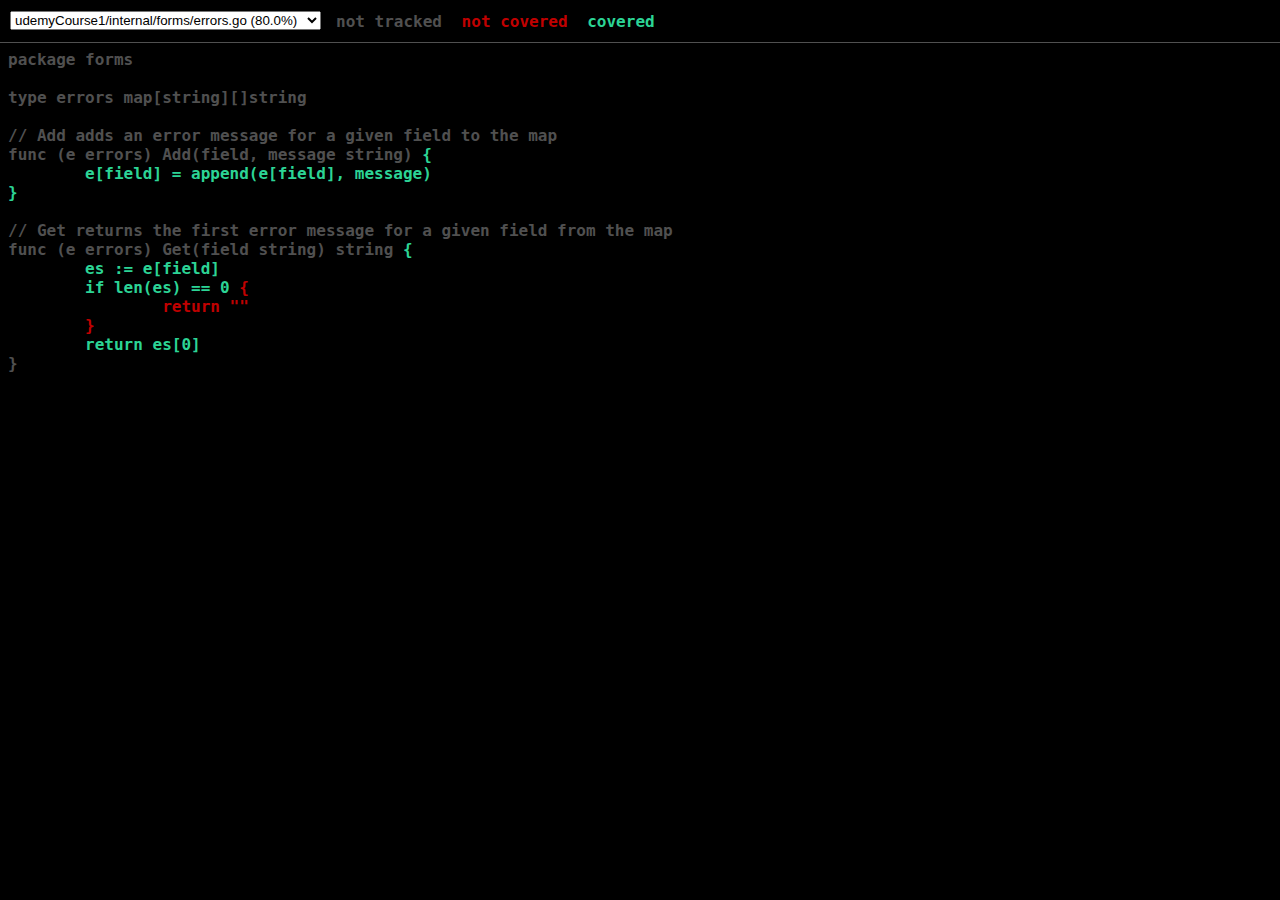
<file: coverage.html>
<!DOCTYPE html>
<html>
	<head>
		<meta http-equiv="Content-Type" content="text/html; charset=utf-8">
		<title>forms: Go Coverage Report</title>
		<style>
			body {
				background: black;
				color: rgb(80, 80, 80);
			}
			body, pre, #legend span {
				font-family: Menlo, monospace;
				font-weight: bold;
			}
			#topbar {
				background: black;
				position: fixed;
				top: 0; left: 0; right: 0;
				height: 42px;
				border-bottom: 1px solid rgb(80, 80, 80);
			}
			#content {
				margin-top: 50px;
			}
			#nav, #legend {
				float: left;
				margin-left: 10px;
			}
			#legend {
				margin-top: 12px;
			}
			#nav {
				margin-top: 10px;
			}
			#legend span {
				margin: 0 5px;
			}
			.cov0 { color: rgb(192, 0, 0) }
.cov1 { color: rgb(128, 128, 128) }
.cov2 { color: rgb(116, 140, 131) }
.cov3 { color: rgb(104, 152, 134) }
.cov4 { color: rgb(92, 164, 137) }
.cov5 { color: rgb(80, 176, 140) }
.cov6 { color: rgb(68, 188, 143) }
.cov7 { color: rgb(56, 200, 146) }
.cov8 { color: rgb(44, 212, 149) }
.cov9 { color: rgb(32, 224, 152) }
.cov10 { color: rgb(20, 236, 155) }

		</style>
	</head>
	<body>
		<div id="topbar">
			<div id="nav">
				<select id="files">
				
				<option value="file0">udemyCourse1/internal/forms/errors.go (80.0%)</option>
				
				<option value="file1">udemyCourse1/internal/forms/forms.go (100.0%)</option>
				
				</select>
			</div>
			<div id="legend">
				<span>not tracked</span>
			
				<span class="cov0">not covered</span>
				<span class="cov8">covered</span>
			
			</div>
		</div>
		<div id="content">
		
		<pre class="file" id="file0" style="display: none">package forms

type errors map[string][]string

// Add adds an error message for a given field to the map
func (e errors) Add(field, message string) <span class="cov8" title="1">{
        e[field] = append(e[field], message)
}</span>

// Get returns the first error message for a given field from the map
func (e errors) Get(field string) string <span class="cov8" title="1">{
        es := e[field]
        if len(es) == 0 </span><span class="cov0" title="0">{
                return ""
        }</span>
        <span class="cov8" title="1">return es[0]</span>
}</pre>
		
		<pre class="file" id="file1" style="display: none">package forms

import (
        "fmt"
        "net/url"
        "strings"

        "github.com/asaskevich/govalidator"
)

// Form creates a custom form struct, embeds a url.Values object
type Form struct {
        Errors errors
        url.Values
}

// Valid returns true if there are no errors, otherwise false
func (f *Form) Valid() bool <span class="cov8" title="1">{
        return len(f.Errors) == 0
}</span>

// New initializes a form structure
func New(data url.Values) *Form <span class="cov8" title="1">{
        return &amp;Form{
                Errors: make(errors),
                Values: data,
        }
}</span>

// Has checks if form field is in post and not empty
func (f *Form) Has(field string) bool <span class="cov8" title="1">{
        x := f.Get(field)
        if x == "" </span><span class="cov8" title="1">{
                f.Errors.Add(field, "This field cannot be blank")
                return false
        }</span>
        <span class="cov8" title="1">return true</span>
}

// Required checks if specific fields in form data are present and not blank
func (f *Form) Required(fields ...string) <span class="cov8" title="1">{
        for _, field := range fields </span><span class="cov8" title="1">{
                value := f.Get(field)
                if strings.TrimSpace(value) == "" </span><span class="cov8" title="1">{
                        f.Errors.Add(field, "This field cannot be blank")
                }</span>
        }
}

// MinLength checks for string minimum length
func (f *Form) MinLength(field string, length int) bool <span class="cov8" title="1">{
        if len(f.Get(field)) &lt; length </span><span class="cov8" title="1">{
                f.Errors.Add(field, fmt.Sprintf("This field is too short must be at least %d characters", length))
                return false
        }</span>
        <span class="cov8" title="1">return true</span>
}

// IsEmail checks for valid email address
func (f *Form) IsEmail(field string) bool <span class="cov8" title="1">{
        if !govalidator.IsEmail(f.Get(field)) </span><span class="cov8" title="1">{
                f.Errors.Add(field, "Invalid email address")
                return false
        }</span>
        <span class="cov8" title="1">return true</span>
}
</pre>
		
		</div>
	</body>
	<script>
	(function() {
		var files = document.getElementById('files');
		var visible;
		files.addEventListener('change', onChange, false);
		function select(part) {
			if (visible)
				visible.style.display = 'none';
			visible = document.getElementById(part);
			if (!visible)
				return;
			files.value = part;
			visible.style.display = 'block';
			location.hash = part;
		}
		function onChange() {
			select(files.value);
			window.scrollTo(0, 0);
		}
		if (location.hash != "") {
			select(location.hash.substr(1));
		}
		if (!visible) {
			select("file0");
		}
	})();
	</script>
</html>
</file>
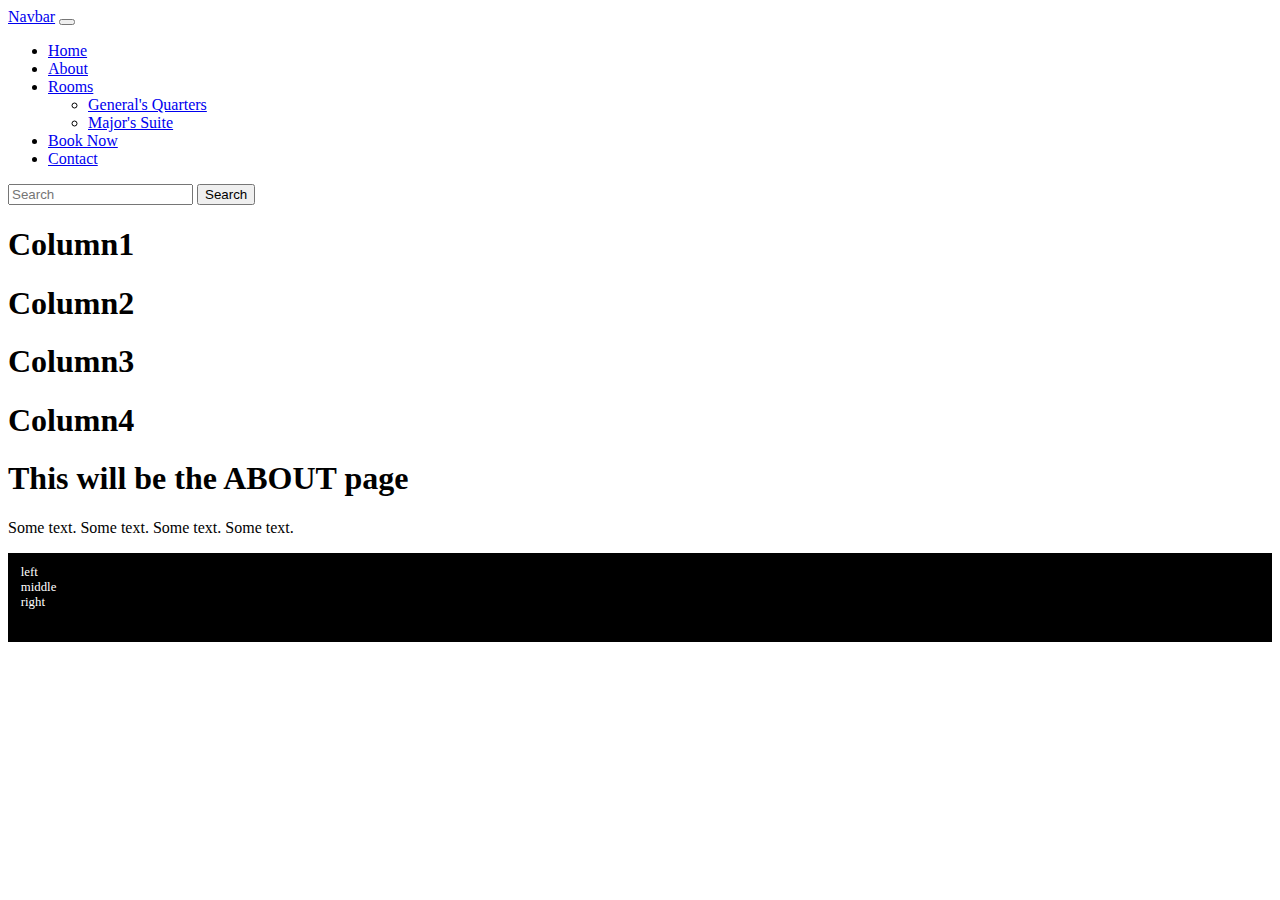
<file: static/about.html>
<!doctype html>
<html lang="en">
  <head>
    <meta charset="utf-8">
    <meta name="viewport" content="width=device-width, initial-scale=1">
    <title>Bootstrap demo</title>
    <link href="https://cdn.jsdelivr.net/npm/bootstrap@5.3.2/dist/css/bootstrap.min.css" rel="stylesheet" integrity="sha384-T3c6CoIi6uLrA9TneNEoa7RxnatzjcDSCmG1MXxSR1GAsXEV/Dwwykc2MPK8M2HN" crossorigin="anonymous">
  
    <style>
        .my-footer {
            height: 5em;
            padding: 1em;
            background-color: #000;
            color: #fff;
            margin-top: 1em;
            font-size: 80%;
        }
        .room-image {
            max-width: 50%;
            height: auto;
        }
    </style>
  
  </head>
  <body>

<nav class="navbar bg-dark border-bottom border-body" data-bs-theme="dark">
  <div class="container-fluid">
    <a class="navbar-brand" href="#">Navbar</a>
    <button class="navbar-toggler" type="button" data-bs-toggle="collapse" data-bs-target="#navbarSupportedContent" aria-controls="navbarSupportedContent" aria-expanded="false" aria-label="Toggle navigation">
      <span class="navbar-toggler-icon"></span>
    </button>
    <div class="collapse navbar-collapse" id="navbarSupportedContent">
      <ul class="navbar-nav me-auto mb-2 mb-lg-0">
        <li class="nav-item">
          <a class="nav-link active" aria-current="page" href="/index">Home</a>
        </li>
        <li class="nav-item">
          <a class="nav-link" href="/about">About</a>
        </li>
        <li class="nav-item dropdown">
          <a class="nav-link dropdown-toggle" href="#" role="button" data-bs-toggle="dropdown" aria-expanded="false">
            Rooms
          </a>
          <ul class="dropdown-menu">
            <li><a class="dropdown-item" href="/rooms/generals-quarters">General's Quarters</a></li>
            <li><a class="dropdown-item" href="/rooms/majors-suite">Major's Suite</a></li>
          </ul>
        </li>
        <li class="nav-item">
          <a class="nav-link active" aria-current="/reservation" href="/">Book Now</a>
        </li>
        <li class="nav-item">
          <a class="nav-link active" aria-current="/contact" href="/">Contact</a>
        </li>
      </ul>
      <form class="d-flex" role="search">
        <input class="form-control me-2" type="search" placeholder="Search" aria-label="Search">
        <button class="btn btn-outline-success" type="submit">Search</button>
      </form>
    </div>
  </div>
</nav>

    <div class="container">
        <div class="row">
            <div class="col">
                <h1> Column1 </h1>
            </div>
            <div class="col">
                <h1> Column2 </h1>
            </div>
            <div class="col">
                <h1> Column3 </h1>
            </div>
            <div class="col">
                <h1> Column4 </h1>
            </div>
        </div>

            <div class="col">
            <h1 class="text-center mt-4"> This will be the ABOUT page </h1>
            <p> Some text. Some text. Some text. Some text. </p>
            </div>
        </div>

    </div>
  </div>

    <div class="row my-footer">
        <div class="col">
        left
        </div>
        <div class="col">
        middle
        </div>
        <div class="col">
        right
        </div>
    </div>

    
    <script src="https://cdn.jsdelivr.net/npm/bootstrap@5.3.2/dist/js/bootstrap.bundle.min.js" integrity="sha384-C6RzsynM9kWDrMNeT87bh95OGNyZPhcTNXj1NW7RuBCsyN/o0jlpcV8Qyq46cDfL" crossorigin="anonymous"></script>
  </body>
</html>
</file>
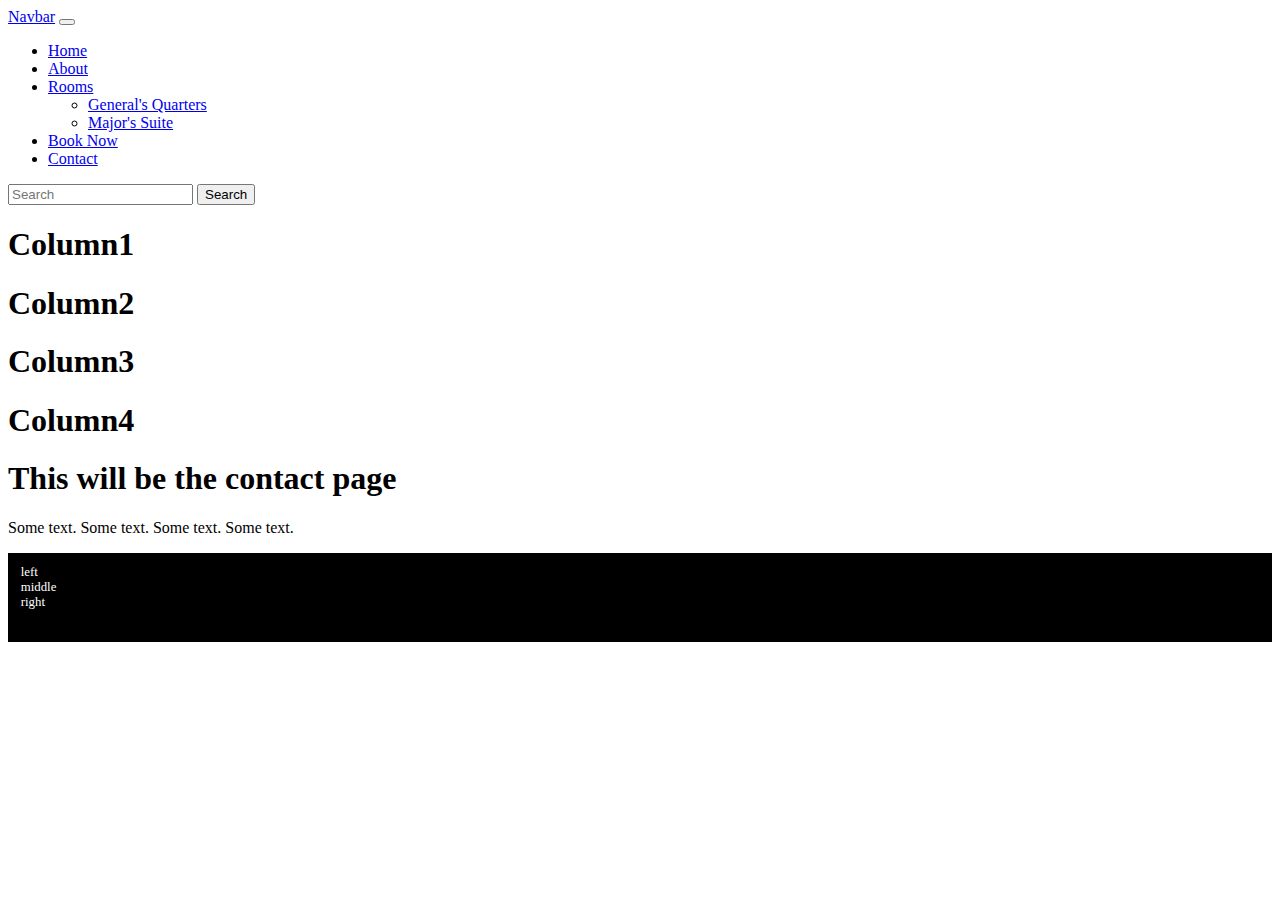
<file: static/contact.html>
<!doctype html>
<html lang="en">
  <head>
    <meta charset="utf-8">
    <meta name="viewport" content="width=device-width, initial-scale=1">
    <title>Bootstrap demo</title>
    <link href="https://cdn.jsdelivr.net/npm/bootstrap@5.3.2/dist/css/bootstrap.min.css" rel="stylesheet" integrity="sha384-T3c6CoIi6uLrA9TneNEoa7RxnatzjcDSCmG1MXxSR1GAsXEV/Dwwykc2MPK8M2HN" crossorigin="anonymous">
  
    <style>
        .my-footer {
            height: 5em;
            padding: 1em;
            background-color: #000;
            color: #fff;
            margin-top: 1em;
            font-size: 80%;
        }
        .room-image {
            max-width: 50%;
            height: auto;
        }
    </style>
  
  </head>
  <body>

<nav class="navbar bg-dark border-bottom border-body" data-bs-theme="dark">
  <div class="container-fluid">
    <a class="navbar-brand" href="#">Navbar</a>
    <button class="navbar-toggler" type="button" data-bs-toggle="collapse" data-bs-target="#navbarSupportedContent" aria-controls="navbarSupportedContent" aria-expanded="false" aria-label="Toggle navigation">
      <span class="navbar-toggler-icon"></span>
    </button>
    <div class="collapse navbar-collapse" id="navbarSupportedContent">
      <ul class="navbar-nav me-auto mb-2 mb-lg-0">
        <li class="nav-item">
          <a class="nav-link active" aria-current="page" href="/index">Home</a>
        </li>
        <li class="nav-item">
          <a class="nav-link" href="/about">About</a>
        </li>
        <li class="nav-item dropdown">
          <a class="nav-link dropdown-toggle" href="#" role="button" data-bs-toggle="dropdown" aria-expanded="false">
            Rooms
          </a>
          <ul class="dropdown-menu">
            <li><a class="dropdown-item" href="/rooms/generals-quarters">General's Quarters</a></li>
            <li><a class="dropdown-item" href="/rooms/majors-suite">Major's Suite</a></li>
          </ul>
        </li>
        <li class="nav-item">
          <a class="nav-link active" aria-current="/reservation" href="/">Book Now</a>
        </li>
        <li class="nav-item">
          <a class="nav-link active" aria-current="/contact" href="/">Contact</a>
        </li>
      </ul>
      <form class="d-flex" role="search">
        <input class="form-control me-2" type="search" placeholder="Search" aria-label="Search">
        <button class="btn btn-outline-success" type="submit">Search</button>
      </form>
    </div>
  </div>
</nav>

    <div class="container">
        <div class="row">
            <div class="col">
                <h1> Column1 </h1>
            </div>
            <div class="col">
                <h1> Column2 </h1>
            </div>
            <div class="col">
                <h1> Column3 </h1>
            </div>
            <div class="col">
                <h1> Column4 </h1>
            </div>
        </div>

            <div class="col">
            <h1 class="text-center mt-4"> This will be the contact page </h1>
            <p> Some text. Some text. Some text. Some text. </p>
            </div>
        </div>

    </div>
  </div>

    <div class="row my-footer">
        <div class="col">
        left
        </div>
        <div class="col">
        middle
        </div>
        <div class="col">
        right
        </div>
    </div>

    
    <script src="https://cdn.jsdelivr.net/npm/bootstrap@5.3.2/dist/js/bootstrap.bundle.min.js" integrity="sha384-C6RzsynM9kWDrMNeT87bh95OGNyZPhcTNXj1NW7RuBCsyN/o0jlpcV8Qyq46cDfL" crossorigin="anonymous"></script>
  </body>
</html>
</file>
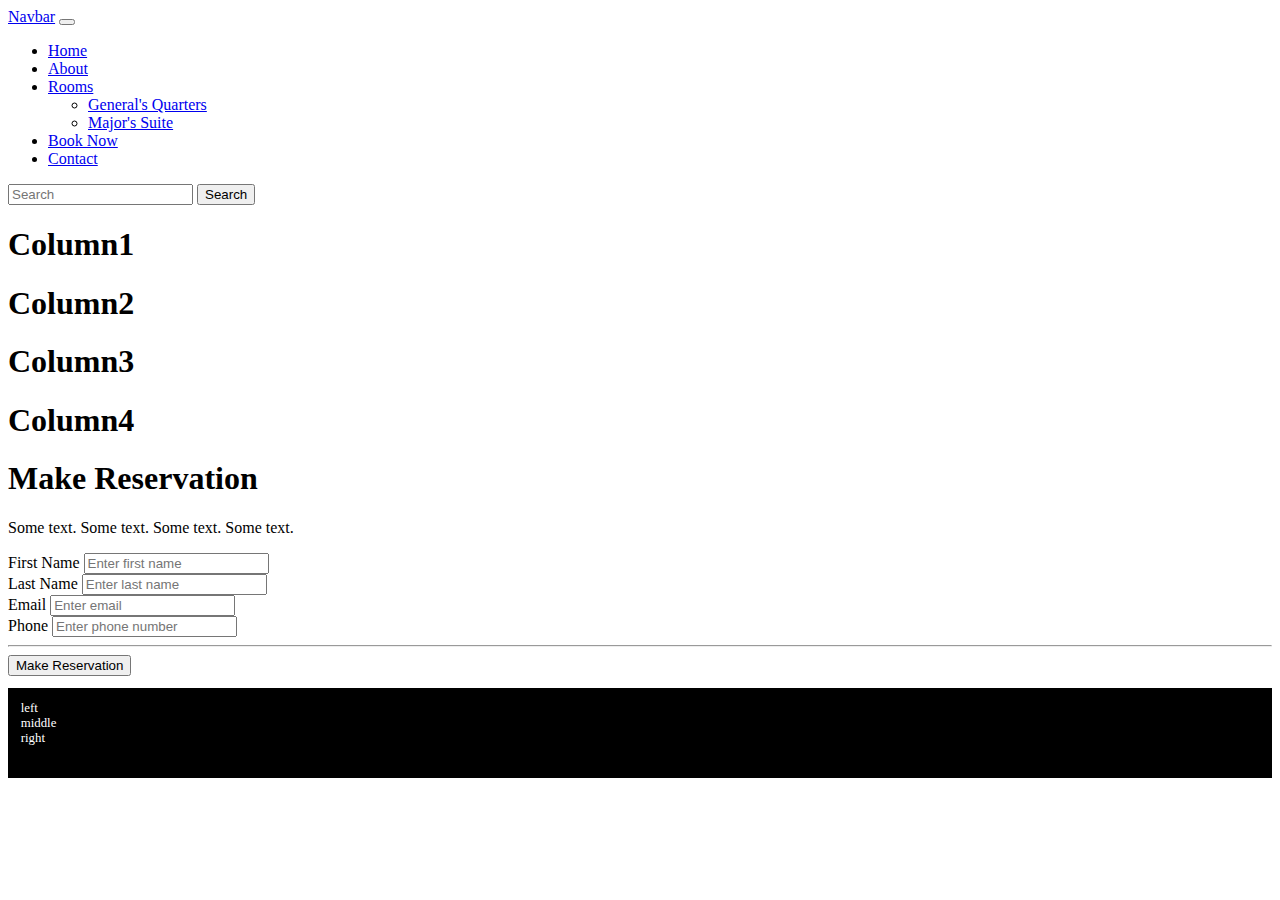
<file: static/make-reservarion.html>
<!doctype html>
<html lang="en">
  <head>
    <meta charset="utf-8">
    <meta name="viewport" content="width=device-width, initial-scale=1">
    <title>Bootstrap demo</title>
    <link href="https://cdn.jsdelivr.net/npm/bootstrap@5.3.2/dist/css/bootstrap.min.css" rel="stylesheet" integrity="sha384-T3c6CoIi6uLrA9TneNEoa7RxnatzjcDSCmG1MXxSR1GAsXEV/Dwwykc2MPK8M2HN" crossorigin="anonymous">
  
    <style>
        .my-footer {
            height: 5em;
            padding: 1em;
            background-color: #000;
            color: #fff;
            margin-top: 1em;
            font-size: 80%;
        }
        .room-image {
            max-width: 50%;
            height: auto;
        }
    </style>
  
  </head>
  <body>

<nav class="navbar bg-dark border-bottom border-body" data-bs-theme="dark">
  <div class="container-fluid">
    <a class="navbar-brand" href="#">Navbar</a>
    <button class="navbar-toggler" type="button" data-bs-toggle="collapse" data-bs-target="#navbarSupportedContent" aria-controls="navbarSupportedContent" aria-expanded="false" aria-label="Toggle navigation">
      <span class="navbar-toggler-icon"></span>
    </button>
    <div class="collapse navbar-collapse" id="navbarSupportedContent">
      <ul class="navbar-nav me-auto mb-2 mb-lg-0">
        <li class="nav-item">
          <a class="nav-link active" aria-current="page" href="/index">Home</a>
        </li>
        <li class="nav-item">
          <a class="nav-link" href="/about">About</a>
        </li>
        <li class="nav-item dropdown">
          <a class="nav-link dropdown-toggle" href="#" role="button" data-bs-toggle="dropdown" aria-expanded="false">
            Rooms
          </a>
          <ul class="dropdown-menu">
            <li><a class="dropdown-item" href="/rooms/generals-quarters">General's Quarters</a></li>
            <li><a class="dropdown-item" href="/rooms/majors-suite">Major's Suite</a></li>
          </ul>
        </li>
        <li class="nav-item">
          <a class="nav-link active" aria-current="/reservation" href="/">Book Now</a>
        </li>
        <li class="nav-item">
          <a class="nav-link active" aria-current="/contact" href="/">Contact</a>
        </li>
      </ul>
      <form class="d-flex" role="search">
        <input class="form-control me-2" type="search" placeholder="Search" aria-label="Search">
        <button class="btn btn-outline-success" type="submit">Search</button>
      </form>
    </div>
  </div>
</nav>

    <div class="container">
        <div class="row">
            <div class="col">
                <h1> Column1 </h1>
            </div>
            <div class="col">
                <h1> Column2 </h1>
            </div>
            <div class="col">
                <h1> Column3 </h1>
            </div>
            <div class="col">
                <h1> Column4 </h1>
            </div>
        </div>

            <div class="col">
            <h1 class="text-center mt-4"> Make Reservation </h1>
            <p> Some text. Some text. Some text. Some text. </p>

            <form method="POST" action="" class="needs-validation" novalidate>
                <div class="form-group">
                    <label for="first_name">First Name</label>
                    <input class="form-control" type="text" id="first_name" placeholder="Enter first name" name="first_name" required autocomplete="off">
                </div> 

                <div class="form-group">
                    <label for="last_name">Last Name</label>
                    <input class="form-control"  type="text" id="last_name" placeholder="Enter last name" name="last_name" required autocomplete="off">
                </div>

                <div class="form-group">
                    <label for="email">Email</label>
                    <input class="form-control"  type="text" id="email" placeholder="Enter email" name="email" required autocomplete="off">
                </div> 

                <div class="form-group">
                    <label for="phone">Phone</label>
                    <input class="form-control"  type="text" id="phone" placeholder="Enter phone number" name="phone" required autocomplete="off">
                </div>

                <hr>

                <input type="submit" value="Make Reservation" class="btn btn-primary">

            </form>



            </div>
        </div>

    </div>
  </div>

    <div class="row my-footer">
        <div class="col">
        left
        </div>
        <div class="col">
        middle
        </div>
        <div class="col">
        right
        </div>
    </div>

    
    <script src="https://cdn.jsdelivr.net/npm/bootstrap@5.3.2/dist/js/bootstrap.bundle.min.js" integrity="sha384-C6RzsynM9kWDrMNeT87bh95OGNyZPhcTNXj1NW7RuBCsyN/o0jlpcV8Qyq46cDfL" crossorigin="anonymous"></script>
  </body>
</html>
</file>
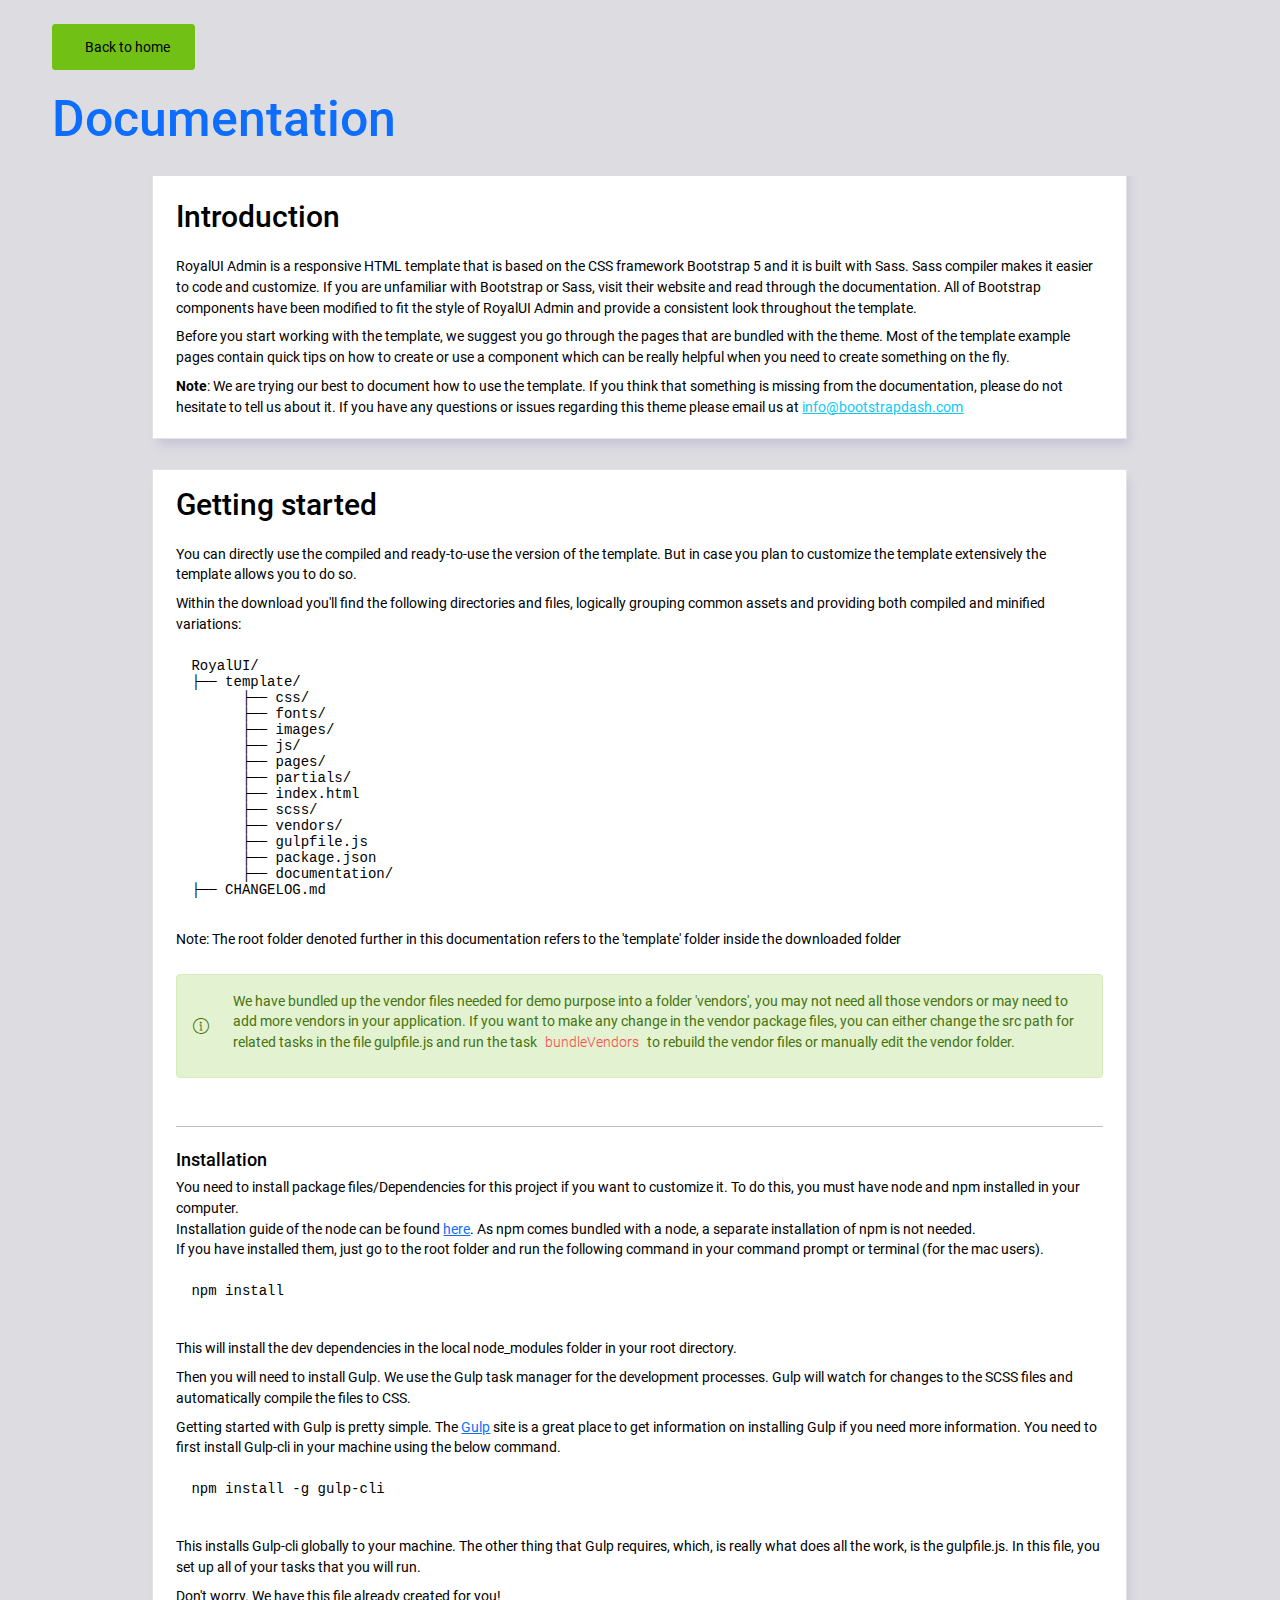
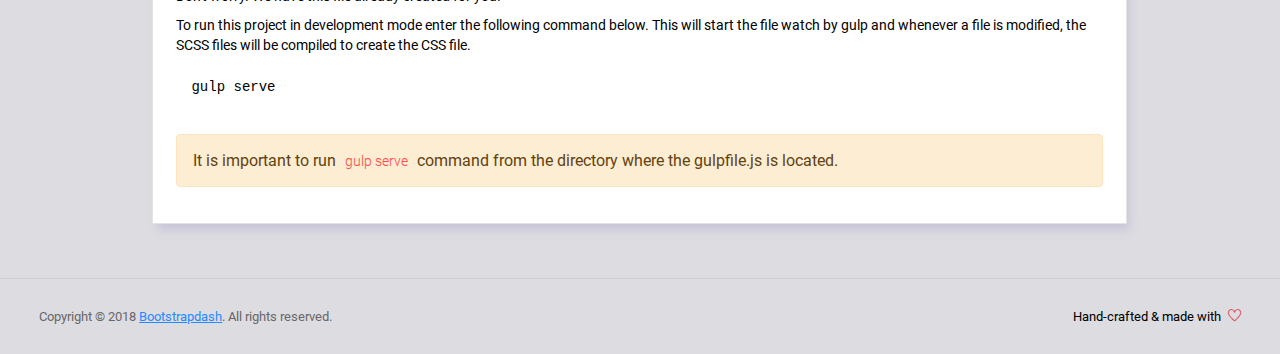
<file: static/admin/documentation/documentation.html>
<!DOCTYPE html>
<html lang="en">

<head>
  <!-- Required meta tags -->
  <meta charset="utf-8">
  <meta name="viewport" content="width=device-width, initial-scale=1, shrink-to-fit=no">
  <title>RoyalUI Admin Dashboard</title>
  <!-- plugins:css -->
  <link rel="stylesheet" href="../vendors/ti-icons/css/themify-icons.css">
  <link rel="stylesheet" href="../vendors/base/vendor.bundle.base.css">
  <!-- endinject -->
  <!-- plugin css for this page -->
  <!-- End plugin css for this page -->
  <!-- inject:css -->
  <link rel="stylesheet" href="../css/style.css">
  <!-- endinject -->
  <link rel="shortcut icon" href="../images/favicon.png" />
</head>

<body>
  <div class="container-scroller">
    <div class="container-fluid page-body-wrapper full-page-wrapper">
      <div class="main-panel w-100  documentation">
        <div class="content-wrapper">
          <div class="container-fluid">
            <div class="row">
              <div class="col-12 doc-header">
                <a class="btn btn-success" href="../index.html"><i class="mdi mdi-home me-2"></i>Back to home</a>
                <h1 class="text-primary mt-4">Documentation</h1>
              </div>
            </div>
            <div class="row doc-content">
              <div class="col-12 col-md-10 offset-md-1">
                <div class="col-12 grid-margin" id="doc-intro">
                    <div class="card">
                        <div class="card-body">
                            <h3 class="mb-4 mt-4">Introduction</h3>
                            <p>RoyalUI Admin is a responsive HTML template that is based on the CSS framework Bootstrap 5 and it is built with Sass. Sass compiler makes it easier to code and customize. If you are unfamiliar with Bootstrap or Sass, visit their
                                website and read through the documentation. All of Bootstrap components have been modified to fit the style of RoyalUI Admin and provide a consistent look throughout the template.</p>
                            <p>Before you start working with the template, we suggest you go through the pages that are bundled with the theme. Most of the template example pages contain quick tips on how to create or use a component which can
                                be really helpful when you need to create something on the fly.</p>
                            <p class="d-inline"><strong>Note</strong>: We are trying our best to document how to use the template. If you think that something is missing from the documentation, please do not hesitate to tell us about it. If you have any questions or issues regarding this theme please email us at <a class="d-inline text-info" href="mailto:info@bootstrapdash.com">info@bootstrapdash.com</a></p>
                        </div>
                    </div>
                </div>
                <div class="col-12 grid-margin" id="doc-started">
                    <div class="card">
                        <div class="card-body">
                            <h3 class="mb-4">Getting started</h3>
                            <p>You can directly use the compiled and ready-to-use the version of the template. But in case you plan to customize the template extensively the template allows you to do so.</p>
                            <p>Within the download you'll find the following directories and files, logically grouping common assets and providing both compiled and minified variations:</p>
                            <pre>
RoyalUI/
├── template/
      ├── css/
      ├── fonts/
      ├── images/
      ├── js/
      ├── pages/
      ├── partials/
      ├── index.html
      ├── scss/
      ├── vendors/
      ├── gulpfile.js
      ├── package.json                           
      ├── documentation/
├── CHANGELOG.md</pre>
                            <p class="mt-1">Note: The root folder denoted further in this documentation refers to the 'template' folder inside the downloaded folder</p>
                            <div class="alert alert-success mt-4 d-flex align-items-center" role="alert">
                              <i class="ti-info-alt me-4"></i>
                              <p>We have bundled up the vendor files needed for demo purpose into a folder 'vendors', you may not need all those vendors or may need to add more vendors in your application. If you want to make any change in the vendor package files, you can either change the src path for related tasks in the file gulpfile.js and run the task <code> bundleVendors </code> to rebuild the vendor files or manually edit the vendor folder.</p>
                            </div>
                            <hr class="mt-5">
                            <h4 class="mt-4">Installation</h4>
                            <p class="mb-0">
                              You need to install package files/Dependencies for this project if you want to customize it. To do this, you must have <span class="font-weight-bold">node and npm</span> installed in your computer.
                            </p>
                            <p class="mb-0">Installation guide of the node can be found <a href="https://nodejs.org/en/">here</a>. As npm comes bundled with a node, a separate installation of npm is not needed.</p>
                            <p>
                                If you have installed them, just go to the root folder and run the following command in your command prompt or terminal (for the mac users).
                            </p>
                            <pre class="shell-mode">
npm install</pre>
                            <p class="mt-4">
                              This will install the dev dependencies in the local <span class="font-weight-bold">node_modules</span> folder in your root directory.
                            </p>
                            <p class="mt-2">
                              Then you will need to install <span class="font-weight-bold">Gulp</span>. We use the Gulp task manager for the development processes. Gulp will watch for changes to the SCSS files and automatically compile the files to CSS.
                            </p>
                            <p>Getting started with Gulp is pretty simple. The <a href="https://gulpjs.com/" target="_blank">Gulp</a> site is a great place to get information on installing Gulp if you need more information. You need to first install Gulp-cli in your machine using the below command.</p>
                            <pre class="shell-mode">
npm install -g gulp-cli</pre>
                            <p class="mt-4">This installs Gulp-cli globally to your machine. The other thing that Gulp requires, which, is really what does all the work, is the gulpfile.js. In this file, you set up all of your tasks that you will run.</p>
                            <p>Don't worry. We have this file already created for you!</p>
                            <p>To run this project in development mode enter the following command below. This will start the file watch by gulp and whenever a file is modified, the SCSS files will be compiled to create the CSS file.</p>
<pre class="shell-mode">
gulp serve</pre>           
                            <div class="alert alert-warning mt-4" role="alert">
                              <i class="ti-info-alt-outline"></i>It is important to run <code>gulp serve</code> command from the directory where the gulpfile.js is located.
                            </div>
                        </div>
                    </div>
                </div>
              </div>
            </div>
          </div>
        </div>
        <!-- partial:../partials/_footer.html -->

        <footer class="footer">
          <div class="d-sm-flex justify-content-center justify-content-sm-between">
            <span class="text-muted text-center text-sm-left d-block d-sm-inline-block">Copyright © 2018 <a href="https://www.bootstrapdash.com/" target="_blank">Bootstrapdash</a>. All rights reserved.</span>
            <span class="float-none float-sm-right d-block mt-1 mt-sm-0 text-center">Hand-crafted & made with <i class="ti-heart text-danger ms-1"></i></span>
          </div>
        </footer>

        <!-- partial -->
      </div>
    </div>
  </div>
<!-- plugins:js -->
<script src="../vendors/base/vendor.bundle.base.js"></script>
<!-- endinject -->
<!-- inject:js -->
<script src="../js/off-canvas.js"></script>
<script src="../js/hoverable-collapse.js"></script>
<script src="../js/template.js"></script>
<script src="../js/todolist.js"></script>
<!-- endinject -->
<!-- Custom js for this page-->
<script src="../js/documentation.js"></script> 
<!-- End custom js for this page-->
</body>

</html>
</file>
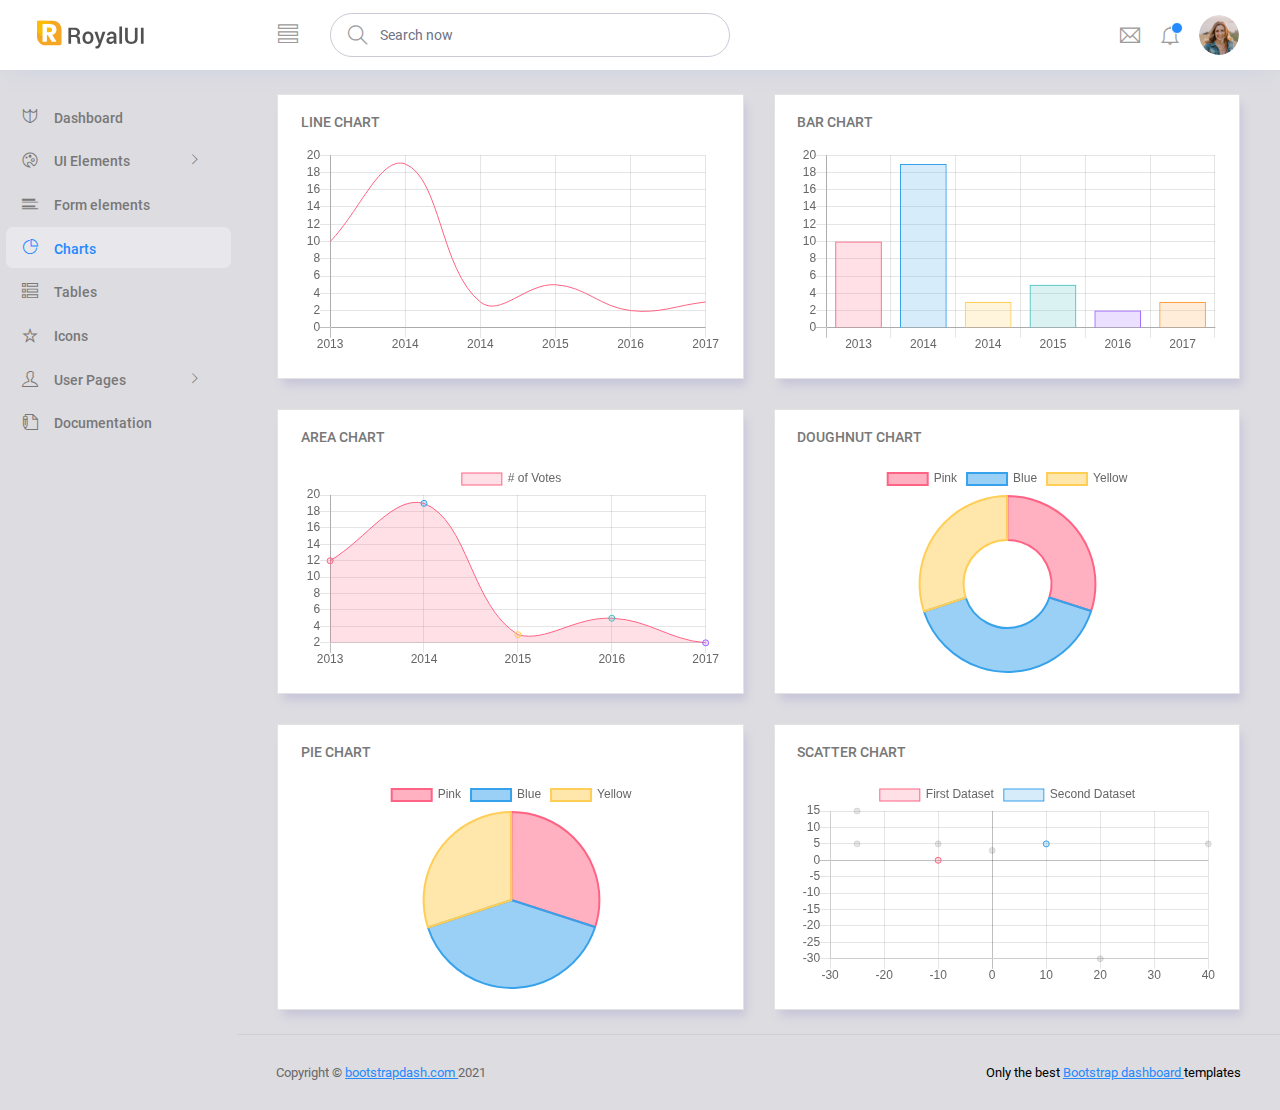
<file: static/admin/pages/charts/chartjs.html>
<!DOCTYPE html>
<html lang="en">

<head>
  <!-- Required meta tags -->
  <meta charset="utf-8">
  <meta name="viewport" content="width=device-width, initial-scale=1, shrink-to-fit=no">
  <title>RoyalUI Admin</title>
  <!-- plugins:css -->
  <link rel="stylesheet" href="../../vendors/ti-icons/css/themify-icons.css">
  <link rel="stylesheet" href="../../vendors/base/vendor.bundle.base.css">
  <!-- endinject -->
  <!-- inject:css -->
  <link rel="stylesheet" href="../../css/style.css">
  <!-- endinject -->
  <link rel="shortcut icon" href="../../images/favicon.png" />
</head>

<body>
  <div class="container-scroller">
    <!-- partial:../../partials/_navbar.html -->
    <nav class="navbar col-lg-12 col-12 p-0 fixed-top d-flex flex-row">
      <div class="text-center navbar-brand-wrapper d-flex align-items-center justify-content-center">
        <a class="navbar-brand brand-logo me-5" href="../../index.html"><img src="../../images/logo.svg" class="me-2" alt="logo"/></a>
        <a class="navbar-brand brand-logo-mini" href="../../index.html"><img src="../../images/logo-mini.svg" alt="logo"/></a>
      </div>
      <div class="navbar-menu-wrapper d-flex align-items-center justify-content-end">
        <button class="navbar-toggler navbar-toggler align-self-center" type="button" data-toggle="minimize">
          <span class="ti-view-list"></span>
        </button>
        <ul class="navbar-nav mr-lg-2">
          <li class="nav-item nav-search d-none d-lg-block">
            <div class="input-group">
              <div class="input-group-prepend hover-cursor" id="navbar-search-icon">
                <span class="input-group-text" id="search">
                  <i class="ti-search"></i>
                </span>
              </div>
              <input type="text" class="form-control" id="navbar-search-input" placeholder="Search now" aria-label="search" aria-describedby="search">
            </div>
          </li>
        </ul>
        <ul class="navbar-nav navbar-nav-right">
          <li class="nav-item dropdown me-1">
            <a class="nav-link count-indicator dropdown-toggle d-flex justify-content-center align-items-center" id="messageDropdown" href="#" data-bs-toggle="dropdown">
              <i class="ti-email mx-0"></i>
            </a>
            <div class="dropdown-menu dropdown-menu-right navbar-dropdown" aria-labelledby="messageDropdown">
              <p class="mb-0 font-weight-normal float-left dropdown-header">Messages</p>
              <a class="dropdown-item">
                <div class="item-thumbnail">
                    <img src="../../images/faces/face4.jpg" alt="image" class="profile-pic">
                </div>
                <div class="item-content flex-grow">
                  <h6 class="ellipsis font-weight-normal">David Grey
                  </h6>
                  <p class="font-weight-light small-text text-muted mb-0">
                    The meeting is cancelled
                  </p>
                </div>
              </a>
              <a class="dropdown-item">
                <div class="item-thumbnail">
                    <img src="../../images/faces/face2.jpg" alt="image" class="profile-pic">
                </div>
                <div class="item-content flex-grow">
                  <h6 class="ellipsis font-weight-normal">Tim Cook
                  </h6>
                  <p class="font-weight-light small-text text-muted mb-0">
                    New product launch
                  </p>
                </div>
              </a>
              <a class="dropdown-item">
                <div class="item-thumbnail">
                    <img src="../../images/faces/face3.jpg" alt="image" class="profile-pic">
                </div>
                <div class="item-content flex-grow">
                  <h6 class="ellipsis font-weight-normal"> Johnson
                  </h6>
                  <p class="font-weight-light small-text text-muted mb-0">
                    Upcoming board meeting
                  </p>
                </div>
              </a>
            </div>
          </li>
          <li class="nav-item dropdown">
            <a class="nav-link count-indicator dropdown-toggle" id="notificationDropdown" href="#" data-bs-toggle="dropdown">
              <i class="ti-bell mx-0"></i>
              <span class="count"></span>
            </a>
            <div class="dropdown-menu dropdown-menu-right navbar-dropdown" aria-labelledby="notificationDropdown">
              <p class="mb-0 font-weight-normal float-left dropdown-header">Notifications</p>
              <a class="dropdown-item">
                <div class="item-thumbnail">
                  <div class="item-icon bg-success">
                    <i class="ti-info-alt mx-0"></i>
                  </div>
                </div>
                <div class="item-content">
                  <h6 class="font-weight-normal">Application Error</h6>
                  <p class="font-weight-light small-text mb-0 text-muted">
                    Just now
                  </p>
                </div>
              </a>
              <a class="dropdown-item">
                <div class="item-thumbnail">
                  <div class="item-icon bg-warning">
                    <i class="ti-settings mx-0"></i>
                  </div>
                </div>
                <div class="item-content">
                  <h6 class="font-weight-normal">Settings</h6>
                  <p class="font-weight-light small-text mb-0 text-muted">
                    Private message
                  </p>
                </div>
              </a>
              <a class="dropdown-item">
                <div class="item-thumbnail">
                  <div class="item-icon bg-info">
                    <i class="ti-user mx-0"></i>
                  </div>
                </div>
                <div class="item-content">
                  <h6 class="font-weight-normal">New user registration</h6>
                  <p class="font-weight-light small-text mb-0 text-muted">
                    2 days ago
                  </p>
                </div>
              </a>
            </div>
          </li>
          <li class="nav-item nav-profile dropdown">
            <a class="nav-link dropdown-toggle" href="#" data-bs-toggle="dropdown" id="profileDropdown">
              <img src="../../images/faces/face28.jpg" alt="profile"/>
            </a>
            <div class="dropdown-menu dropdown-menu-right navbar-dropdown" aria-labelledby="profileDropdown">
              <a class="dropdown-item">
                <i class="ti-settings text-primary"></i>
                Settings
              </a>
              <a class="dropdown-item">
                <i class="ti-power-off text-primary"></i>
                Logout
              </a>
            </div>
          </li>
        </ul>
        <button class="navbar-toggler navbar-toggler-right d-lg-none align-self-center" type="button" data-toggle="offcanvas">
          <span class="ti-view-list"></span>
        </button>
      </div>
    </nav>
    <!-- partial -->
    <div class="container-fluid page-body-wrapper">
      <!-- partial:../../partials/_sidebar.html -->
      <nav class="sidebar sidebar-offcanvas" id="sidebar">
        <ul class="nav">
          <li class="nav-item">
            <a class="nav-link" href="../../index.html">
              <i class="ti-shield menu-icon"></i>
              <span class="menu-title">Dashboard</span>
            </a>
          </li>
          <li class="nav-item">
            <a class="nav-link" data-bs-toggle="collapse" href="#ui-basic" aria-expanded="false" aria-controls="ui-basic">
              <i class="ti-palette menu-icon"></i>
              <span class="menu-title">UI Elements</span>
              <i class="menu-arrow"></i>
            </a>
            <div class="collapse" id="ui-basic">
              <ul class="nav flex-column sub-menu">
                <li class="nav-item"> <a class="nav-link" href="../../pages/ui-features/buttons.html">Buttons</a></li>
                <li class="nav-item"> <a class="nav-link" href="../../pages/ui-features/typography.html">Typography</a></li>
              </ul>
            </div>
          </li>
          <li class="nav-item">
            <a class="nav-link" href="../../pages/forms/basic_elements.html">
              <i class="ti-layout-list-post menu-icon"></i>
              <span class="menu-title">Form elements</span>
            </a>
          </li>
          <li class="nav-item">
            <a class="nav-link" href="../../pages/charts/chartjs.html">
              <i class="ti-pie-chart menu-icon"></i>
              <span class="menu-title">Charts</span>
            </a>
          </li>
          <li class="nav-item">
            <a class="nav-link" href="../../pages/tables/basic-table.html">
              <i class="ti-view-list-alt menu-icon"></i>
              <span class="menu-title">Tables</span>
            </a>
          </li>
          <li class="nav-item">
            <a class="nav-link" href="../../pages/icons/themify.html">
              <i class="ti-star menu-icon"></i>
              <span class="menu-title">Icons</span>
            </a>
          </li>
          <li class="nav-item">
            <a class="nav-link" data-bs-toggle="collapse" href="#auth" aria-expanded="false" aria-controls="auth">
              <i class="ti-user menu-icon"></i>
              <span class="menu-title">User Pages</span>
              <i class="menu-arrow"></i>
            </a>
            <div class="collapse" id="auth">
              <ul class="nav flex-column sub-menu">
                <li class="nav-item"> <a class="nav-link" href="../../pages/samples/login.html"> Login </a></li>
                <li class="nav-item"> <a class="nav-link" href="../../pages/samples/login-2.html"> Login 2 </a></li>
                <li class="nav-item"> <a class="nav-link" href="../../pages/samples/register.html"> Register </a></li>
                <li class="nav-item"> <a class="nav-link" href="../../pages/samples/register-2.html"> Register 2 </a></li>
                <li class="nav-item"> <a class="nav-link" href="../../pages/samples/lock-screen.html"> Lockscreen </a></li>
              </ul>
            </div>
          </li>
          <li class="nav-item">
            <a class="nav-link" href="../../documentation/documentation.html">
              <i class="ti-write menu-icon"></i>
              <span class="menu-title">Documentation</span>
            </a>
          </li>
        </ul>
      </nav>
      <!-- partial -->
      <div class="main-panel">
        <div class="content-wrapper">
          <div class="row">
            <div class="col-lg-6 grid-margin stretch-card">
              <div class="card">
                <div class="card-body">
                  <h4 class="card-title">Line chart</h4>
                  <canvas id="lineChart"></canvas>
                </div>
              </div>
            </div>
            <div class="col-lg-6 grid-margin stretch-card">
              <div class="card">
                <div class="card-body">
                  <h4 class="card-title">Bar chart</h4>
                  <canvas id="barChart"></canvas>
                </div>
              </div>
            </div>
          </div>
          <div class="row">
            <div class="col-lg-6 grid-margin stretch-card">
              <div class="card">
                <div class="card-body">
                  <h4 class="card-title">Area chart</h4>
                  <canvas id="areaChart"></canvas>
                </div>
              </div>
            </div>
            <div class="col-lg-6 grid-margin stretch-card">
              <div class="card">
                <div class="card-body">
                  <h4 class="card-title">Doughnut chart</h4>
                  <canvas id="doughnutChart"></canvas>
                </div>
              </div>
            </div>
          </div>
          <div class="row">
            <div class="col-lg-6 grid-margin grid-margin-lg-0 stretch-card">
              <div class="card">
                <div class="card-body">
                  <h4 class="card-title">Pie chart</h4>
                  <canvas id="pieChart"></canvas>
                </div>
              </div>
            </div>
            <div class="col-lg-6 grid-margin grid-margin-lg-0 stretch-card">
              <div class="card">
                <div class="card-body">
                  <h4 class="card-title">Scatter chart</h4>
                  <canvas id="scatterChart"></canvas>
                </div>
              </div>
            </div>
          </div>
        </div>
        <!-- content-wrapper ends -->
        <!-- partial:../../partials/_footer.html -->
        <footer class="footer">
          <div class="d-sm-flex justify-content-center justify-content-sm-between">
            <span class="text-muted text-center text-sm-left d-block d-sm-inline-block">Copyright © <a href="https://www.bootstrapdash.com/" target="_blank">bootstrapdash.com </a>2021</span>
            <span class="float-none float-sm-right d-block mt-1 mt-sm-0 text-center">Only the best <a href="https://www.bootstrapdash.com/" target="_blank"> Bootstrap dashboard </a> templates</span>
          </div>
        </footer>
        <!-- partial -->
      </div>
      <!-- main-panel ends -->
    </div>
    <!-- page-body-wrapper ends -->
  </div>
  <!-- container-scroller -->
  <!-- plugins:js -->
  <script src="../../vendors/base/vendor.bundle.base.js"></script>
  <!-- endinject -->
  <!-- Plugin js for this page-->
  <script src="../../vendors/chart.js/Chart.min.js"></script>
  <!-- End plugin js for this page-->
  <!-- inject:js -->
  <script src="../../js/off-canvas.js"></script>
  <script src="../../js/hoverable-collapse.js"></script>
  <script src="../../js/template.js"></script>
  <script src="../../js/todolist.js"></script>
  <!-- endinject -->
  <!-- Custom js for this page-->
  <script src="../../js/chart.js"></script>
  <!-- End custom js for this page-->
</body>

</html>
</file>
<file: static/admin/vendors/ti-icons/css/themify-icons.css>
@font-face {
	font-family: 'themify';
	src:url('../fonts/themify.eot');
	src:url('../fonts/themify.eot?#iefix') format('embedded-opentype'),
		url('../fonts/themify.woff') format('woff'),
		url('../fonts/themify.ttf') format('truetype'),
		url('../fonts/themify.svg') format('svg');
	font-weight: normal;
	font-style: normal;
}

[class^="ti-"], [class*=" ti-"] {
	font-family: 'themify';
	speak: none;
	font-style: normal;
	font-weight: normal;
	font-variant: normal;
	text-transform: none;
	line-height: 1;

	/* Better Font Rendering =========== */
	-webkit-font-smoothing: antialiased;
	-moz-osx-font-smoothing: grayscale;
}

.ti-wand:before {
	content: "\e600";
}
.ti-volume:before {
	content: "\e601";
}
.ti-user:before {
	content: "\e602";
}
.ti-unlock:before {
	content: "\e603";
}
.ti-unlink:before {
	content: "\e604";
}
.ti-trash:before {
	content: "\e605";
}
.ti-thought:before {
	content: "\e606";
}
.ti-target:before {
	content: "\e607";
}
.ti-tag:before {
	content: "\e608";
}
.ti-tablet:before {
	content: "\e609";
}
.ti-star:before {
	content: "\e60a";
}
.ti-spray:before {
	content: "\e60b";
}
.ti-signal:before {
	content: "\e60c";
}
.ti-shopping-cart:before {
	content: "\e60d";
}
.ti-shopping-cart-full:before {
	content: "\e60e";
}
.ti-settings:before {
	content: "\e60f";
}
.ti-search:before {
	content: "\e610";
}
.ti-zoom-in:before {
	content: "\e611";
}
.ti-zoom-out:before {
	content: "\e612";
}
.ti-cut:before {
	content: "\e613";
}
.ti-ruler:before {
	content: "\e614";
}
.ti-ruler-pencil:before {
	content: "\e615";
}
.ti-ruler-alt:before {
	content: "\e616";
}
.ti-bookmark:before {
	content: "\e617";
}
.ti-bookmark-alt:before {
	content: "\e618";
}
.ti-reload:before {
	content: "\e619";
}
.ti-plus:before {
	content: "\e61a";
}
.ti-pin:before {
	content: "\e61b";
}
.ti-pencil:before {
	content: "\e61c";
}
.ti-pencil-alt:before {
	content: "\e61d";
}
.ti-paint-roller:before {
	content: "\e61e";
}
.ti-paint-bucket:before {
	content: "\e61f";
}
.ti-na:before {
	content: "\e620";
}
.ti-mobile:before {
	content: "\e621";
}
.ti-minus:before {
	content: "\e622";
}
.ti-medall:before {
	content: "\e623";
}
.ti-medall-alt:before {
	content: "\e624";
}
.ti-marker:before {
	content: "\e625";
}
.ti-marker-alt:before {
	content: "\e626";
}
.ti-arrow-up:before {
	content: "\e627";
}
.ti-arrow-right:before {
	content: "\e628";
}
.ti-arrow-left:before {
	content: "\e629";
}
.ti-arrow-down:before {
	content: "\e62a";
}
.ti-lock:before {
	content: "\e62b";
}
.ti-location-arrow:before {
	content: "\e62c";
}
.ti-link:before {
	content: "\e62d";
}
.ti-layout:before {
	content: "\e62e";
}
.ti-layers:before {
	content: "\e62f";
}
.ti-layers-alt:before {
	content: "\e630";
}
.ti-key:before {
	content: "\e631";
}
.ti-import:before {
	content: "\e632";
}
.ti-image:before {
	content: "\e633";
}
.ti-heart:before {
	content: "\e634";
}
.ti-heart-broken:before {
	content: "\e635";
}
.ti-hand-stop:before {
	content: "\e636";
}
.ti-hand-open:before {
	content: "\e637";
}
.ti-hand-drag:before {
	content: "\e638";
}
.ti-folder:before {
	content: "\e639";
}
.ti-flag:before {
	content: "\e63a";
}
.ti-flag-alt:before {
	content: "\e63b";
}
.ti-flag-alt-2:before {
	content: "\e63c";
}
.ti-eye:before {
	content: "\e63d";
}
.ti-export:before {
	content: "\e63e";
}
.ti-exchange-vertical:before {
	content: "\e63f";
}
.ti-desktop:before {
	content: "\e640";
}
.ti-cup:before {
	content: "\e641";
}
.ti-crown:before {
	content: "\e642";
}
.ti-comments:before {
	content: "\e643";
}
.ti-comment:before {
	content: "\e644";
}
.ti-comment-alt:before {
	content: "\e645";
}
.ti-close:before {
	content: "\e646";
}
.ti-clip:before {
	content: "\e647";
}
.ti-angle-up:before {
	content: "\e648";
}
.ti-angle-right:before {
	content: "\e649";
}
.ti-angle-left:before {
	content: "\e64a";
}
.ti-angle-down:before {
	content: "\e64b";
}
.ti-check:before {
	content: "\e64c";
}
.ti-check-box:before {
	content: "\e64d";
}
.ti-camera:before {
	content: "\e64e";
}
.ti-announcement:before {
	content: "\e64f";
}
.ti-brush:before {
	content: "\e650";
}
.ti-briefcase:before {
	content: "\e651";
}
.ti-bolt:before {
	content: "\e652";
}
.ti-bolt-alt:before {
	content: "\e653";
}
.ti-blackboard:before {
	content: "\e654";
}
.ti-bag:before {
	content: "\e655";
}
.ti-move:before {
	content: "\e656";
}
.ti-arrows-vertical:before {
	content: "\e657";
}
.ti-arrows-horizontal:before {
	content: "\e658";
}
.ti-fullscreen:before {
	content: "\e659";
}
.ti-arrow-top-right:before {
	content: "\e65a";
}
.ti-arrow-top-left:before {
	content: "\e65b";
}
.ti-arrow-circle-up:before {
	content: "\e65c";
}
.ti-arrow-circle-right:before {
	content: "\e65d";
}
.ti-arrow-circle-left:before {
	content: "\e65e";
}
.ti-arrow-circle-down:before {
	content: "\e65f";
}
.ti-angle-double-up:before {
	content: "\e660";
}
.ti-angle-double-right:before {
	content: "\e661";
}
.ti-angle-double-left:before {
	content: "\e662";
}
.ti-angle-double-down:before {
	content: "\e663";
}
.ti-zip:before {
	content: "\e664";
}
.ti-world:before {
	content: "\e665";
}
.ti-wheelchair:before {
	content: "\e666";
}
.ti-view-list:before {
	content: "\e667";
}
.ti-view-list-alt:before {
	content: "\e668";
}
.ti-view-grid:before {
	content: "\e669";
}
.ti-uppercase:before {
	content: "\e66a";
}
.ti-upload:before {
	content: "\e66b";
}
.ti-underline:before {
	content: "\e66c";
}
.ti-truck:before {
	content: "\e66d";
}
.ti-timer:before {
	content: "\e66e";
}
.ti-ticket:before {
	content: "\e66f";
}
.ti-thumb-up:before {
	content: "\e670";
}
.ti-thumb-down:before {
	content: "\e671";
}
.ti-text:before {
	content: "\e672";
}
.ti-stats-up:before {
	content: "\e673";
}
.ti-stats-down:before {
	content: "\e674";
}
.ti-split-v:before {
	content: "\e675";
}
.ti-split-h:before {
	content: "\e676";
}
.ti-smallcap:before {
	content: "\e677";
}
.ti-shine:before {
	content: "\e678";
}
.ti-shift-right:before {
	content: "\e679";
}
.ti-shift-left:before {
	content: "\e67a";
}
.ti-shield:before {
	content: "\e67b";
}
.ti-notepad:before {
	content: "\e67c";
}
.ti-server:before {
	content: "\e67d";
}
.ti-quote-right:before {
	content: "\e67e";
}
.ti-quote-left:before {
	content: "\e67f";
}
.ti-pulse:before {
	content: "\e680";
}
.ti-printer:before {
	content: "\e681";
}
.ti-power-off:before {
	content: "\e682";
}
.ti-plug:before {
	content: "\e683";
}
.ti-pie-chart:before {
	content: "\e684";
}
.ti-paragraph:before {
	content: "\e685";
}
.ti-panel:before {
	content: "\e686";
}
.ti-package:before {
	content: "\e687";
}
.ti-music:before {
	content: "\e688";
}
.ti-music-alt:before {
	content: "\e689";
}
.ti-mouse:before {
	content: "\e68a";
}
.ti-mouse-alt:before {
	content: "\e68b";
}
.ti-money:before {
	content: "\e68c";
}
.ti-microphone:before {
	content: "\e68d";
}
.ti-menu:before {
	content: "\e68e";
}
.ti-menu-alt:before {
	content: "\e68f";
}
.ti-map:before {
	content: "\e690";
}
.ti-map-alt:before {
	content: "\e691";
}
.ti-loop:before {
	content: "\e692";
}
.ti-location-pin:before {
	content: "\e693";
}
.ti-list:before {
	content: "\e694";
}
.ti-light-bulb:before {
	content: "\e695";
}
.ti-Italic:before {
	content: "\e696";
}
.ti-info:before {
	content: "\e697";
}
.ti-infinite:before {
	content: "\e698";
}
.ti-id-badge:before {
	content: "\e699";
}
.ti-hummer:before {
	content: "\e69a";
}
.ti-home:before {
	content: "\e69b";
}
.ti-help:before {
	content: "\e69c";
}
.ti-headphone:before {
	content: "\e69d";
}
.ti-harddrives:before {
	content: "\e69e";
}
.ti-harddrive:before {
	content: "\e69f";
}
.ti-gift:before {
	content: "\e6a0";
}
.ti-game:before {
	content: "\e6a1";
}
.ti-filter:before {
	content: "\e6a2";
}
.ti-files:before {
	content: "\e6a3";
}
.ti-file:before {
	content: "\e6a4";
}
.ti-eraser:before {
	content: "\e6a5";
}
.ti-envelope:before {
	content: "\e6a6";
}
.ti-download:before {
	content: "\e6a7";
}
.ti-direction:before {
	content: "\e6a8";
}
.ti-direction-alt:before {
	content: "\e6a9";
}
.ti-dashboard:before {
	content: "\e6aa";
}
.ti-control-stop:before {
	content: "\e6ab";
}
.ti-control-shuffle:before {
	content: "\e6ac";
}
.ti-control-play:before {
	content: "\e6ad";
}
.ti-control-pause:before {
	content: "\e6ae";
}
.ti-control-forward:before {
	content: "\e6af";
}
.ti-control-backward:before {
	content: "\e6b0";
}
.ti-cloud:before {
	content: "\e6b1";
}
.ti-cloud-up:before {
	content: "\e6b2";
}
.ti-cloud-down:before {
	content: "\e6b3";
}
.ti-clipboard:before {
	content: "\e6b4";
}
.ti-car:before {
	content: "\e6b5";
}
.ti-calendar:before {
	content: "\e6b6";
}
.ti-book:before {
	content: "\e6b7";
}
.ti-bell:before {
	content: "\e6b8";
}
.ti-basketball:before {
	content: "\e6b9";
}
.ti-bar-chart:before {
	content: "\e6ba";
}
.ti-bar-chart-alt:before {
	content: "\e6bb";
}
.ti-back-right:before {
	content: "\e6bc";
}
.ti-back-left:before {
	content: "\e6bd";
}
.ti-arrows-corner:before {
	content: "\e6be";
}
.ti-archive:before {
	content: "\e6bf";
}
.ti-anchor:before {
	content: "\e6c0";
}
.ti-align-right:before {
	content: "\e6c1";
}
.ti-align-left:before {
	content: "\e6c2";
}
.ti-align-justify:before {
	content: "\e6c3";
}
.ti-align-center:before {
	content: "\e6c4";
}
.ti-alert:before {
	content: "\e6c5";
}
.ti-alarm-clock:before {
	content: "\e6c6";
}
.ti-agenda:before {
	content: "\e6c7";
}
.ti-write:before {
	content: "\e6c8";
}
.ti-window:before {
	content: "\e6c9";
}
.ti-widgetized:before {
	content: "\e6ca";
}
.ti-widget:before {
	content: "\e6cb";
}
.ti-widget-alt:before {
	content: "\e6cc";
}
.ti-wallet:before {
	content: "\e6cd";
}
.ti-video-clapper:before {
	content: "\e6ce";
}
.ti-video-camera:before {
	content: "\e6cf";
}
.ti-vector:before {
	content: "\e6d0";
}
.ti-themify-logo:before {
	content: "\e6d1";
}
.ti-themify-favicon:before {
	content: "\e6d2";
}
.ti-themify-favicon-alt:before {
	content: "\e6d3";
}
.ti-support:before {
	content: "\e6d4";
}
.ti-stamp:before {
	content: "\e6d5";
}
.ti-split-v-alt:before {
	content: "\e6d6";
}
.ti-slice:before {
	content: "\e6d7";
}
.ti-shortcode:before {
	content: "\e6d8";
}
.ti-shift-right-alt:before {
	content: "\e6d9";
}
.ti-shift-left-alt:before {
	content: "\e6da";
}
.ti-ruler-alt-2:before {
	content: "\e6db";
}
.ti-receipt:before {
	content: "\e6dc";
}
.ti-pin2:before {
	content: "\e6dd";
}
.ti-pin-alt:before {
	content: "\e6de";
}
.ti-pencil-alt2:before {
	content: "\e6df";
}
.ti-palette:before {
	content: "\e6e0";
}
.ti-more:before {
	content: "\e6e1";
}
.ti-more-alt:before {
	content: "\e6e2";
}
.ti-microphone-alt:before {
	content: "\e6e3";
}
.ti-magnet:before {
	content: "\e6e4";
}
.ti-line-double:before {
	content: "\e6e5";
}
.ti-line-dotted:before {
	content: "\e6e6";
}
.ti-line-dashed:before {
	content: "\e6e7";
}
.ti-layout-width-full:before {
	content: "\e6e8";
}
.ti-layout-width-default:before {
	content: "\e6e9";
}
.ti-layout-width-default-alt:before {
	content: "\e6ea";
}
.ti-layout-tab:before {
	content: "\e6eb";
}
.ti-layout-tab-window:before {
	content: "\e6ec";
}
.ti-layout-tab-v:before {
	content: "\e6ed";
}
.ti-layout-tab-min:before {
	content: "\e6ee";
}
.ti-layout-slider:before {
	content: "\e6ef";
}
.ti-layout-slider-alt:before {
	content: "\e6f0";
}
.ti-layout-sidebar-right:before {
	content: "\e6f1";
}
.ti-layout-sidebar-none:before {
	content: "\e6f2";
}
.ti-layout-sidebar-left:before {
	content: "\e6f3";
}
.ti-layout-placeholder:before {
	content: "\e6f4";
}
.ti-layout-menu:before {
	content: "\e6f5";
}
.ti-layout-menu-v:before {
	content: "\e6f6";
}
.ti-layout-menu-separated:before {
	content: "\e6f7";
}
.ti-layout-menu-full:before {
	content: "\e6f8";
}
.ti-layout-media-right-alt:before {
	content: "\e6f9";
}
.ti-layout-media-right:before {
	content: "\e6fa";
}
.ti-layout-media-overlay:before {
	content: "\e6fb";
}
.ti-layout-media-overlay-alt:before {
	content: "\e6fc";
}
.ti-layout-media-overlay-alt-2:before {
	content: "\e6fd";
}
.ti-layout-media-left-alt:before {
	content: "\e6fe";
}
.ti-layout-media-left:before {
	content: "\e6ff";
}
.ti-layout-media-center-alt:before {
	content: "\e700";
}
.ti-layout-media-center:before {
	content: "\e701";
}
.ti-layout-list-thumb:before {
	content: "\e702";
}
.ti-layout-list-thumb-alt:before {
	content: "\e703";
}
.ti-layout-list-post:before {
	content: "\e704";
}
.ti-layout-list-large-image:before {
	content: "\e705";
}
.ti-layout-line-solid:before {
	content: "\e706";
}
.ti-layout-grid4:before {
	content: "\e707";
}
.ti-layout-grid3:before {
	content: "\e708";
}
.ti-layout-grid2:before {
	content: "\e709";
}
.ti-layout-grid2-thumb:before {
	content: "\e70a";
}
.ti-layout-cta-right:before {
	content: "\e70b";
}
.ti-layout-cta-left:before {
	content: "\e70c";
}
.ti-layout-cta-center:before {
	content: "\e70d";
}
.ti-layout-cta-btn-right:before {
	content: "\e70e";
}
.ti-layout-cta-btn-left:before {
	content: "\e70f";
}
.ti-layout-column4:before {
	content: "\e710";
}
.ti-layout-column3:before {
	content: "\e711";
}
.ti-layout-column2:before {
	content: "\e712";
}
.ti-layout-accordion-separated:before {
	content: "\e713";
}
.ti-layout-accordion-merged:before {
	content: "\e714";
}
.ti-layout-accordion-list:before {
	content: "\e715";
}
.ti-ink-pen:before {
	content: "\e716";
}
.ti-info-alt:before {
	content: "\e717";
}
.ti-help-alt:before {
	content: "\e718";
}
.ti-headphone-alt:before {
	content: "\e719";
}
.ti-hand-point-up:before {
	content: "\e71a";
}
.ti-hand-point-right:before {
	content: "\e71b";
}
.ti-hand-point-left:before {
	content: "\e71c";
}
.ti-hand-point-down:before {
	content: "\e71d";
}
.ti-gallery:before {
	content: "\e71e";
}
.ti-face-smile:before {
	content: "\e71f";
}
.ti-face-sad:before {
	content: "\e720";
}
.ti-credit-card:before {
	content: "\e721";
}
.ti-control-skip-forward:before {
	content: "\e722";
}
.ti-control-skip-backward:before {
	content: "\e723";
}
.ti-control-record:before {
	content: "\e724";
}
.ti-control-eject:before {
	content: "\e725";
}
.ti-comments-smiley:before {
	content: "\e726";
}
.ti-brush-alt:before {
	content: "\e727";
}
.ti-youtube:before {
	content: "\e728";
}
.ti-vimeo:before {
	content: "\e729";
}
.ti-twitter:before {
	content: "\e72a";
}
.ti-time:before {
	content: "\e72b";
}
.ti-tumblr:before {
	content: "\e72c";
}
.ti-skype:before {
	content: "\e72d";
}
.ti-share:before {
	content: "\e72e";
}
.ti-share-alt:before {
	content: "\e72f";
}
.ti-rocket:before {
	content: "\e730";
}
.ti-pinterest:before {
	content: "\e731";
}
.ti-new-window:before {
	content: "\e732";
}
.ti-microsoft:before {
	content: "\e733";
}
.ti-list-ol:before {
	content: "\e734";
}
.ti-linkedin:before {
	content: "\e735";
}
.ti-layout-sidebar-2:before {
	content: "\e736";
}
.ti-layout-grid4-alt:before {
	content: "\e737";
}
.ti-layout-grid3-alt:before {
	content: "\e738";
}
.ti-layout-grid2-alt:before {
	content: "\e739";
}
.ti-layout-column4-alt:before {
	content: "\e73a";
}
.ti-layout-column3-alt:before {
	content: "\e73b";
}
.ti-layout-column2-alt:before {
	content: "\e73c";
}
.ti-instagram:before {
	content: "\e73d";
}
.ti-google:before {
	content: "\e73e";
}
.ti-github:before {
	content: "\e73f";
}
.ti-flickr:before {
	content: "\e740";
}
.ti-facebook:before {
	content: "\e741";
}
.ti-dropbox:before {
	content: "\e742";
}
.ti-dribbble:before {
	content: "\e743";
}
.ti-apple:before {
	content: "\e744";
}
.ti-android:before {
	content: "\e745";
}
.ti-save:before {
	content: "\e746";
}
.ti-save-alt:before {
	content: "\e747";
}
.ti-yahoo:before {
	content: "\e748";
}
.ti-wordpress:before {
	content: "\e749";
}
.ti-vimeo-alt:before {
	content: "\e74a";
}
.ti-twitter-alt:before {
	content: "\e74b";
}
.ti-tumblr-alt:before {
	content: "\e74c";
}
.ti-trello:before {
	content: "\e74d";
}
.ti-stack-overflow:before {
	content: "\e74e";
}
.ti-soundcloud:before {
	content: "\e74f";
}
.ti-sharethis:before {
	content: "\e750";
}
.ti-sharethis-alt:before {
	content: "\e751";
}
.ti-reddit:before {
	content: "\e752";
}
.ti-pinterest-alt:before {
	content: "\e753";
}
.ti-microsoft-alt:before {
	content: "\e754";
}
.ti-linux:before {
	content: "\e755";
}
.ti-jsfiddle:before {
	content: "\e756";
}
.ti-joomla:before {
	content: "\e757";
}
.ti-html5:before {
	content: "\e758";
}
.ti-flickr-alt:before {
	content: "\e759";
}
.ti-email:before {
	content: "\e75a";
}
.ti-drupal:before {
	content: "\e75b";
}
.ti-dropbox-alt:before {
	content: "\e75c";
}
.ti-css3:before {
	content: "\e75d";
}
.ti-rss:before {
	content: "\e75e";
}
.ti-rss-alt:before {
	content: "\e75f";
}
</file>
<file: static/admin/vendors/base/vendor.bundle.base.css>
/*
 * Container style
 */
.ps {
  overflow: hidden !important;
  overflow-anchor: none;
  -ms-overflow-style: none;
  touch-action: auto;
  -ms-touch-action: auto;
}

/*
 * Scrollbar rail styles
 */
.ps__rail-x {
  display: none;
  opacity: 0;
  transition: background-color .2s linear, opacity .2s linear;
  -webkit-transition: background-color .2s linear, opacity .2s linear;
  height: 15px;
  /* there must be 'bottom' or 'top' for ps__rail-x */
  bottom: 0px;
  /* please don't change 'position' */
  position: absolute;
}

.ps__rail-y {
  display: none;
  opacity: 0;
  transition: background-color .2s linear, opacity .2s linear;
  -webkit-transition: background-color .2s linear, opacity .2s linear;
  width: 15px;
  /* there must be 'right' or 'left' for ps__rail-y */
  right: 0;
  /* please don't change 'position' */
  position: absolute;
}

.ps--active-x > .ps__rail-x,
.ps--active-y > .ps__rail-y {
  display: block;
  background-color: transparent;
}

.ps:hover > .ps__rail-x,
.ps:hover > .ps__rail-y,
.ps--focus > .ps__rail-x,
.ps--focus > .ps__rail-y,
.ps--scrolling-x > .ps__rail-x,
.ps--scrolling-y > .ps__rail-y {
  opacity: 0.6;
}

.ps .ps__rail-x:hover,
.ps .ps__rail-y:hover,
.ps .ps__rail-x:focus,
.ps .ps__rail-y:focus,
.ps .ps__rail-x.ps--clicking,
.ps .ps__rail-y.ps--clicking {
  background-color: #eee;
  opacity: 0.9;
}

/*
 * Scrollbar thumb styles
 */
.ps__thumb-x {
  background-color: #aaa;
  border-radius: 6px;
  transition: background-color .2s linear, height .2s ease-in-out;
  -webkit-transition: background-color .2s linear, height .2s ease-in-out;
  height: 6px;
  /* there must be 'bottom' for ps__thumb-x */
  bottom: 2px;
  /* please don't change 'position' */
  position: absolute;
}

.ps__thumb-y {
  background-color: #aaa;
  border-radius: 6px;
  transition: background-color .2s linear, width .2s ease-in-out;
  -webkit-transition: background-color .2s linear, width .2s ease-in-out;
  width: 6px;
  /* there must be 'right' for ps__thumb-y */
  right: 2px;
  /* please don't change 'position' */
  position: absolute;
}

.ps__rail-x:hover > .ps__thumb-x,
.ps__rail-x:focus > .ps__thumb-x,
.ps__rail-x.ps--clicking .ps__thumb-x {
  background-color: #999;
  height: 11px;
}

.ps__rail-y:hover > .ps__thumb-y,
.ps__rail-y:focus > .ps__thumb-y,
.ps__rail-y.ps--clicking .ps__thumb-y {
  background-color: #999;
  width: 11px;
}

/* MS supports */
@supports (-ms-overflow-style: none) {
  .ps {
    overflow: auto !important;
  }
}

@media screen and (-ms-high-contrast: active), (-ms-high-contrast: none) {
  .ps {
    overflow: auto !important;
  }
}
</file>
